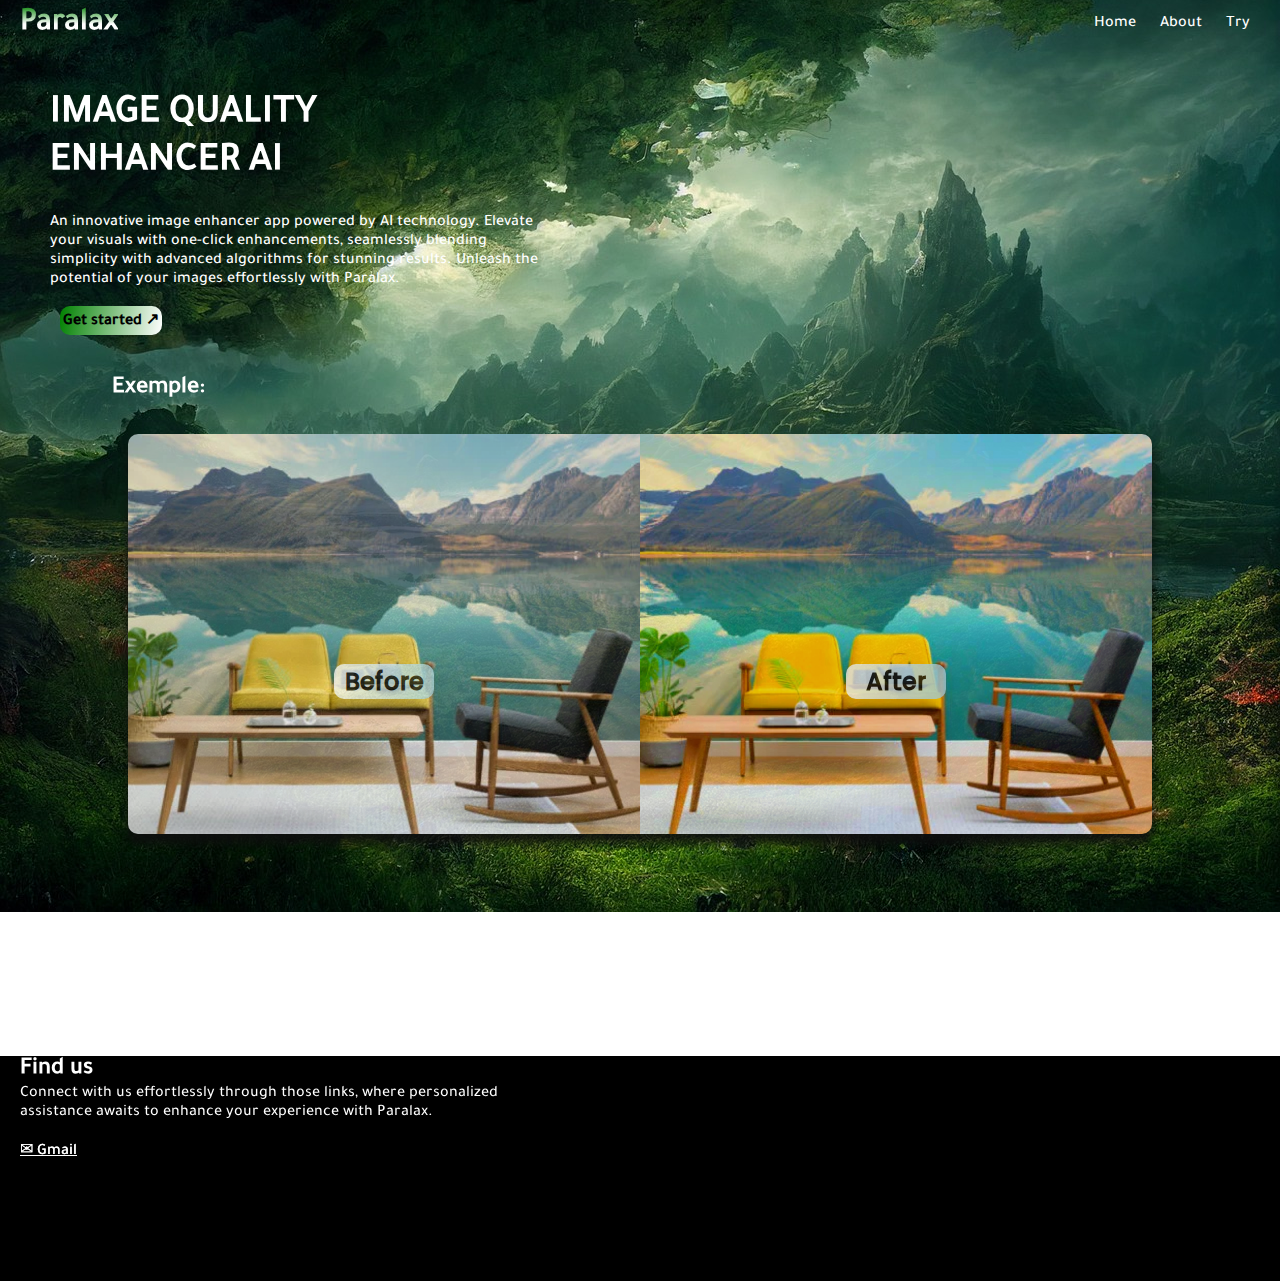
<file: index.html>
<!DOCTYPE html>
<html lang="en">
<head>
	<meta charset="utf-8">
	<meta name="viewport" content="width=device-width, initial-scale=1.0">
	<link rel="stylesheet" href="index.css">
    <meta name="theme-color" content="#0F0F0F">
	<script src="index.js"></script>
    <link rel="icon" href="images/icon.png">
    <title>Paralax</title>
</head>
<body>
	<div class="container">
		<header>
            <h1 class="slogon1">Paralax</h1>
            <div id="topnav">
    			<nav class="top_nav_bar">
    				<a href="index.html">Home</a>
    				<a href="https://github.com/7AXEL/PARALAX">About</a>
    				<a href="app.html">Try</a>
    			</nav>
            </div>
            <h3 id="open_btn" onclick="open_side_nav()" hidden>&#9776;</h3>
            <div id="sidenav" hidden>
                <h3 onclick="close_side_nav()">&#x2715;</h3>
                <nav class="side_nav_bar">
                    <a href="index.html">Home</a><br>
                    <a href="https://github.com/7AXEL/PARALAX">About</a><br>
                    <a href="app.html">Try</a>
                </nav>
            </div>
		</header>
		<section>
            <div class="section_box">
    			<h1 class="slogon2">IMAGE QUALITY<br>ENHANCER AI</h1>
                <p class="discription">An innovative image enhancer app powered by AI technology. Elevate your visuals with one-click enhancements, seamlessly blending simplicity with advanced algorithms for stunning results. Unleash the potential of your images effortlessly with Paralax.</p>
                <a href="app.html" class="get_started_button">Get started &#x2197;</a>
                <h2 class="exemple">Exemple:</h2>
            </div>
            <div class="exemple_box">
                <center>
                    <div class="div1">
                        <h2>Before</h2>
                    </div>
                    <div class="div2">
                        <h2>After</h2>
                    </div>
                </center>
            </div>
		</section>
		<footer>
            <div class="footer_box">
                <h2>Find us</h2>
                <p>Connect with us effortlessly through those links, where personalized assistance awaits to enhance your experience with Paralax.</p>
                <a href="mailto:galaxysea777@gmail.com">✉ Gmail</a>
            </div>
		</footer>
	</div>
</body>
</html>
</file>
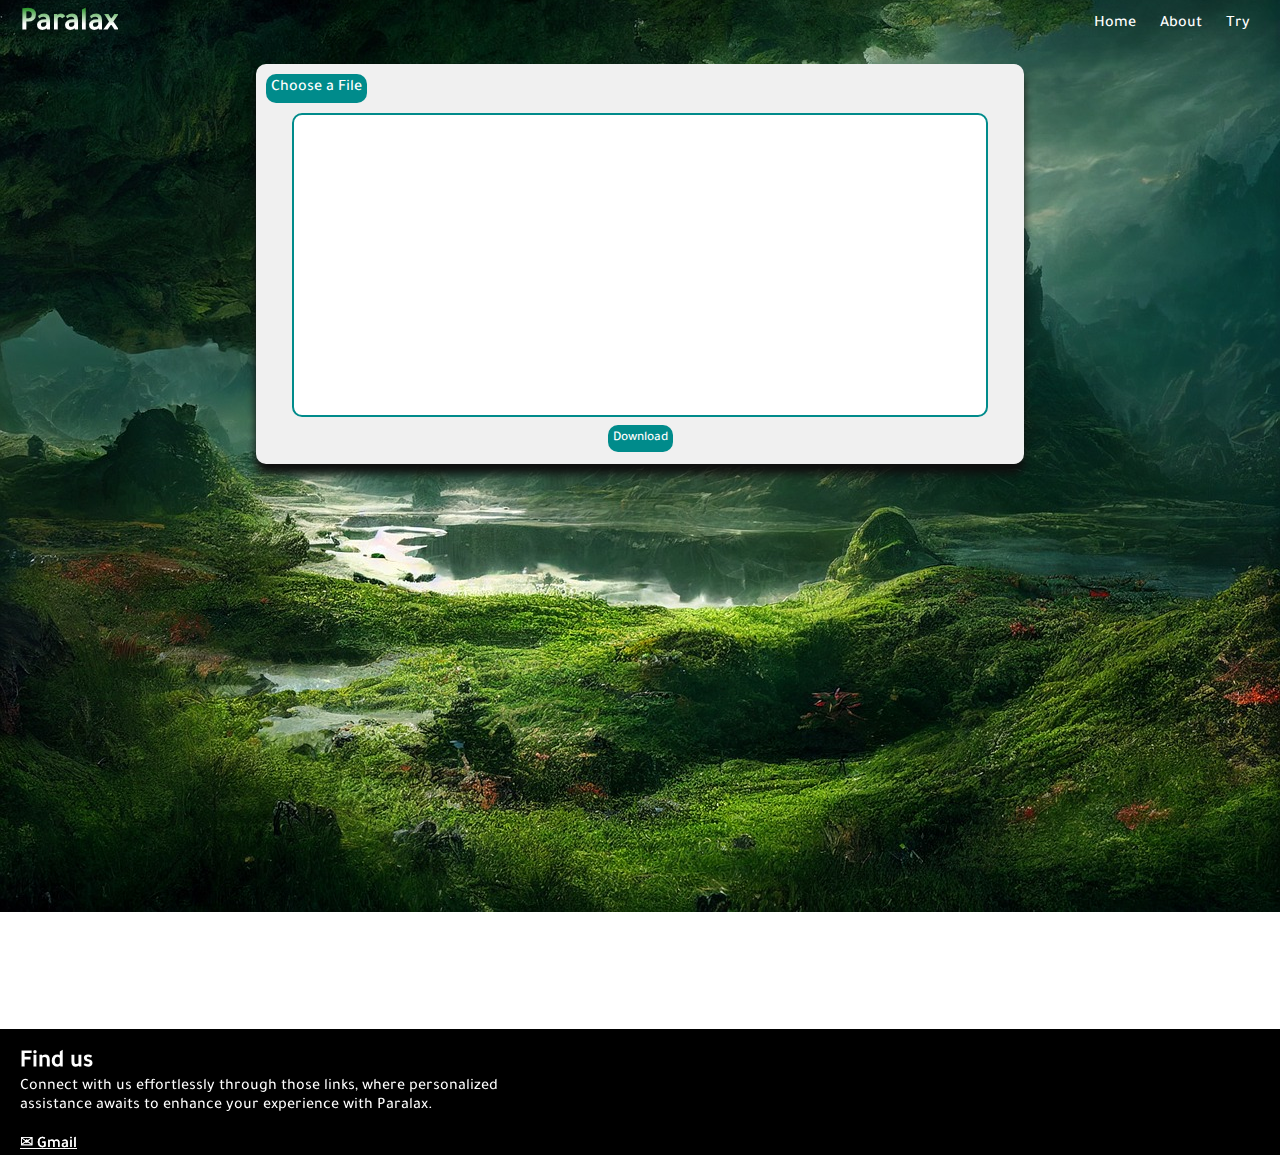
<file: app.html>
<!DOCTYPE html>
<html lang="en">
<head>
    <meta charset="utf-8">
    <meta name="viewport" content="width=device-width, initial-scale=1.0">
    <link rel="stylesheet" href="index.css">
    <meta name="theme-color" content="#0F0F0F">
    <script src="index.js"></script>
    <link rel="icon" href="images/icon.png">
    <title>Paralax</title>
</head>
<body>
    <header>
        <h1 class="slogon1">Paralax</h1>
        <div id="topnav">
            <nav class="top_nav_bar">
                <a href="index.html">Home</a>
                <a href="https://github.com/7AXEL/PARALAX">About</a>
                <a href="app.html">Try</a>
            </nav>
        </div>
        <h3 id="open_btn" onclick="open_side_nav()" hidden>&#9776;</h3>
        <div id="sidenav" hidden>
            <h3 onclick="close_side_nav()">&#x2715;</h3>
            <nav class="side_nav_bar">
                <a href="index.html">Home</a><br>
                <a href="https://github.com/7AXEL/PARALAX">About</a><br>
                <a href="app.html">Try</a>
            </nav>
        </div>
    </header>
    <section>
        <center>
            <div class="app_box">
                <label class="label-file" for="fileInput">Choose a File</label>
                <input type="file" id="fileInput" accept="image/*" hidden><br>
                <div id="output-container">
                    <canvas id="enhancedCanvas"></canvas><br>
                    <button class="down_btn" onclick="downloadImage()">Download</button>
                </div>
            </div>
        </center>
    </section>
    <script>
        document.getElementById('fileInput').addEventListener('change', handleFileSelect);

        function handleFileSelect(event) {
            const file = event.target.files[0];
            if (file) {
                const reader = new FileReader();
                reader.onload = function (e) {
                    const enhancedCanvas = document.getElementById('enhancedCanvas');
                    const enhancedCtx = enhancedCanvas.getContext('2d');
                    const img = new Image();
                    img.src = e.target.result;
                    img.onload = function () {
                        // Set canvas width and height to match the image
                        enhancedCanvas.width = img.width;
                        enhancedCanvas.height = img.height;

                        // Clear canvas and draw the enhanced image
                        enhancedCtx.clearRect(0, 0, enhancedCanvas.width, enhancedCanvas.height);
                        enhanceColors(enhancedCtx, img, img.width, img.height);
                    };
                };
                reader.readAsDataURL(file);
            }
        }

        function enhanceColors(ctx, img, width, height) {
            ctx.drawImage(img, 0, 0, width, height);
            const imageData = ctx.getImageData(0, 0, width, height);
            const data = imageData.data;
            const saturationFactor = 2;
            for (let i = 0; i < data.length; i += 4) {
                const r = data[i];
                const g = data[i + 1];
                const b = data[i + 2];
                const gray = 0.299 * r + 0.587 * g + 0.114 * b;
                data[i] = gray + saturationFactor * (r - gray);
                data[i + 1] = gray + saturationFactor * (g - gray);
                data[i + 2] = gray + saturationFactor * (b - gray);
            }
            ctx.putImageData(imageData, 0, 0);
        }

        function downloadImage() {
            const enhancedCanvas = document.getElementById('enhancedCanvas');
            const link = document.createElement('a');
            link.href = enhancedCanvas.toDataURL();
            link.download = 'enhanced_image.png';
            link.click();
        }
    </script>
    <footer style="height: 50%">
            <div class="footer_box">
                <h2>Find us</h2>
                <p>Connect with us effortlessly through those links, where personalized assistance awaits to enhance your experience with Paralax.</p>
                <a href="mailto:galaxysea777@gmail.com">✉ Gmail</a>
            </div>
    </footer>
</body>
</html>
</file>
<file: index.css>
@font-face {
    font-family: Poppins;
    src: url("fonts/poppins.ttf")
}

@font-face {
    font-family: Tajawal;
    src: url("fonts/tajawal.ttf")
}

::-webkit-scrollbar {
    width: 12px; 
}

::-webkit-scrollbar-thumb {
    background-image: linear-gradient(360deg, #0F0F0F,  #265147);
}

::-webkit-scrollbar-track {
    background-color: #F0F0F0; 
}

* {
    font-family: "Tajawal";
    user-select: none
}

body, html {
    height: 100%;
    margin: 0;
    display: flex;
    flex-direction: column;
}

body {
    scroll-behavior: smooth;
    background-image: url("images/bg.jpg");
    background-repeat: no-repeat;
    background-attachment: fixed;
    background-position: center;
    background-size: cover
}

.container {
    width: 100%;
    height: 100%;
    background-image: url("images/bg.jpg");
    background-repeat: no-repeat;
    background-attachment: fixed;
    background-position: center;
    background-size: cover;
    animation: background_animation 1s alternate;
}

section {min-height: 85%}

@keyframes background_animation {
    from {background-position: -1000vh}
    to {background-position: center}
}

.slogon1 {
    display: inline-block;
    margin-left: 20px;
    margin-top: 5px;
    background: linear-gradient(0deg, white, white, green);
    -webkit-background-clip: text;
    color: transparent
}

#topnav {
    float: right;
    display: inline-block;
    color: white;
    margin-right: 20px;
    margin-top: 15px;
}

#topnav a {
    text-decoration: none;
    padding: 0 10px;
    cursor: pointer;
    display: inline-block;
    transform-origin: center;
    transition: transform 0.1s ease-in-out;
    color: white;
}

#topnav a:hover {
    transform: scale(1.1);
}

footer {
    width: 100%;
    height: 25%;
    background-color: black;
    filter: blur();
    margin-top: 200px
}

.section_box {margin-left: 50px}

.slogon2 {
    background: linear-gradient(0deg, white, white, white);
    -webkit-background-clip: text;
    color: transparent;
    font-size: 40px;
}

.discription {
    color: white;
    width: 500px;
}

.get_started_button {
    background-image: linear-gradient(100deg, green, white);
    text-decoration: none;
    color: black;
    border: 0px solid #00000000;
    border-radius: 10px;
    padding: 3px;
    font-weight: bold;
    cursor: pointer;
    display: inline-block;
    transform-origin: center;
    transition: transform 0.1s ease-in-out;
    margin-left: 10px;
}

.get_started_button:hover {
    transform: scale(1.1)
}

.exemple {
    margin-top: 40px;
    background: linear-gradient(0deg, white, white, white);
    -webkit-background-clip: text;
    color: transparent;
    margin-left: 5%
}

.exemple_box {
    width: 80%;
    height: 400px;
    background-color: black;
    opacity: 90%;
    filter: blur();
    border: 0px solid #00000000;
    border-radius: 10px;
    margin-left: 10%;
    margin-top: 30px;
    box-shadow: 0 10px 10px #0F0F0F;
}

.exemple_box h2 {
    text-align: center;
    margin-top: 45%;
    font-family: "Poppins";
    color: #0F0F0F;
    background-image: linear-gradient(90deg, white, lightblue);
    border: 0px solid #00000000;
    border-radius: 10px;
    width: 100px;
    opacity: 80%
}

.div1 {
    float: left;
    min-width: 50%;
    height: 400px;
    background-image: url("images/before.png");
    background-repeat: no-repeat;
    background-position: center;
    background-size: cover;
    border-top-left-radius: 10px;
    border-bottom-left-radius: 10px;
}

.div2 {
    float: right;
    min-width: 50%;
    height: 400px;
    background-image: url("images/after.png");
    background-repeat: no-repeat;
    background-position: center;
    background-size: cover;
    border-top-right-radius: 10px;
    border-bottom-right-radius: 10px;
}

.footer_box {
    background: linear-gradient(0deg, white, white, white);
    -webkit-background-clip: text;
    color: transparent;
    margin-left: 20px;
}

footer p {
    margin-top: -20px;
    width: 500px;
}

footer a {
    color: white;
    margin-top: -30px;
}

#sidenav {
    width: 150px;
    min-height: 100%;
    position: fixed;
    z-index: 1000;
    background-color: black;
    display: none;
    color: white;
    text-align: center;
    right: 0;
}

#sidenav nav {
    margin-top: 60px;
}

#sidenav h3 {
    color: white;
    float: right;
    margin-top: 5px;
    margin-right: 10px;
    cursor: pointer;
}

#open_btn {
    color: white;
    float: right;
    margin-top: 10px;
    margin-right: 10px;
    cursor: pointer;
}

#sidenav a {
    color: white;
    text-decoration: none;
    padding: 0 10px;
    cursor: pointer;
    display: inline-block;
    transform-origin: center;
    transition: transform 0.1s ease-in-out;
    font-size: 20px;
    padding-bottom: 10px;
}

#sidenav a:hover {
    transform: scale(1.1);
}

@media screen and (max-width: 500px) {
    #topnav {display: none}
    #open_btn {display: inline-block}
    .slogon2 {font-size: 30px}
    .discription {width: 200px}
    .exemple_box {width: 80%}
    .footer_box {padding: 5px}
    footer {height: 33%}
    footer p {width: 200px}
}

.app_box {
    width: 60%;
    background-color: #F0F0F0;
    height: 400px;
    border: 0px solid #00000000;
    border-radius: 10px;
    box-shadow: 0 10px 10px #0F0F0F
}

.label-file {
    border: 0px solid #00000000;
    border-radius: 10px;
    background-color: darkcyan;
    color: white;
    padding: 5px;
    float: left;
    margin-top: 10px;
    margin-left: 10px;
    display: inline-block;
    cursor: pointer;
}
#fileInput:not([disabled]):focus + .label-file,
#fileInput:not([disabled]):hover + .label-file {
  background-color: #2980b9;
}

#enhancedCanvas {
    width: 90%;
    height: 300px;
    border: 2px solid darkcyan;
    border-radius: 10px;
    margin-top: 10px;
    background-color: white;
}

.down_btn {
    border: 0px solid #00000000;
    border-radius: 10px;
    background-color: darkcyan;
    color: white;
    padding: 5px;
    cursor: pointer;
}
</file>
